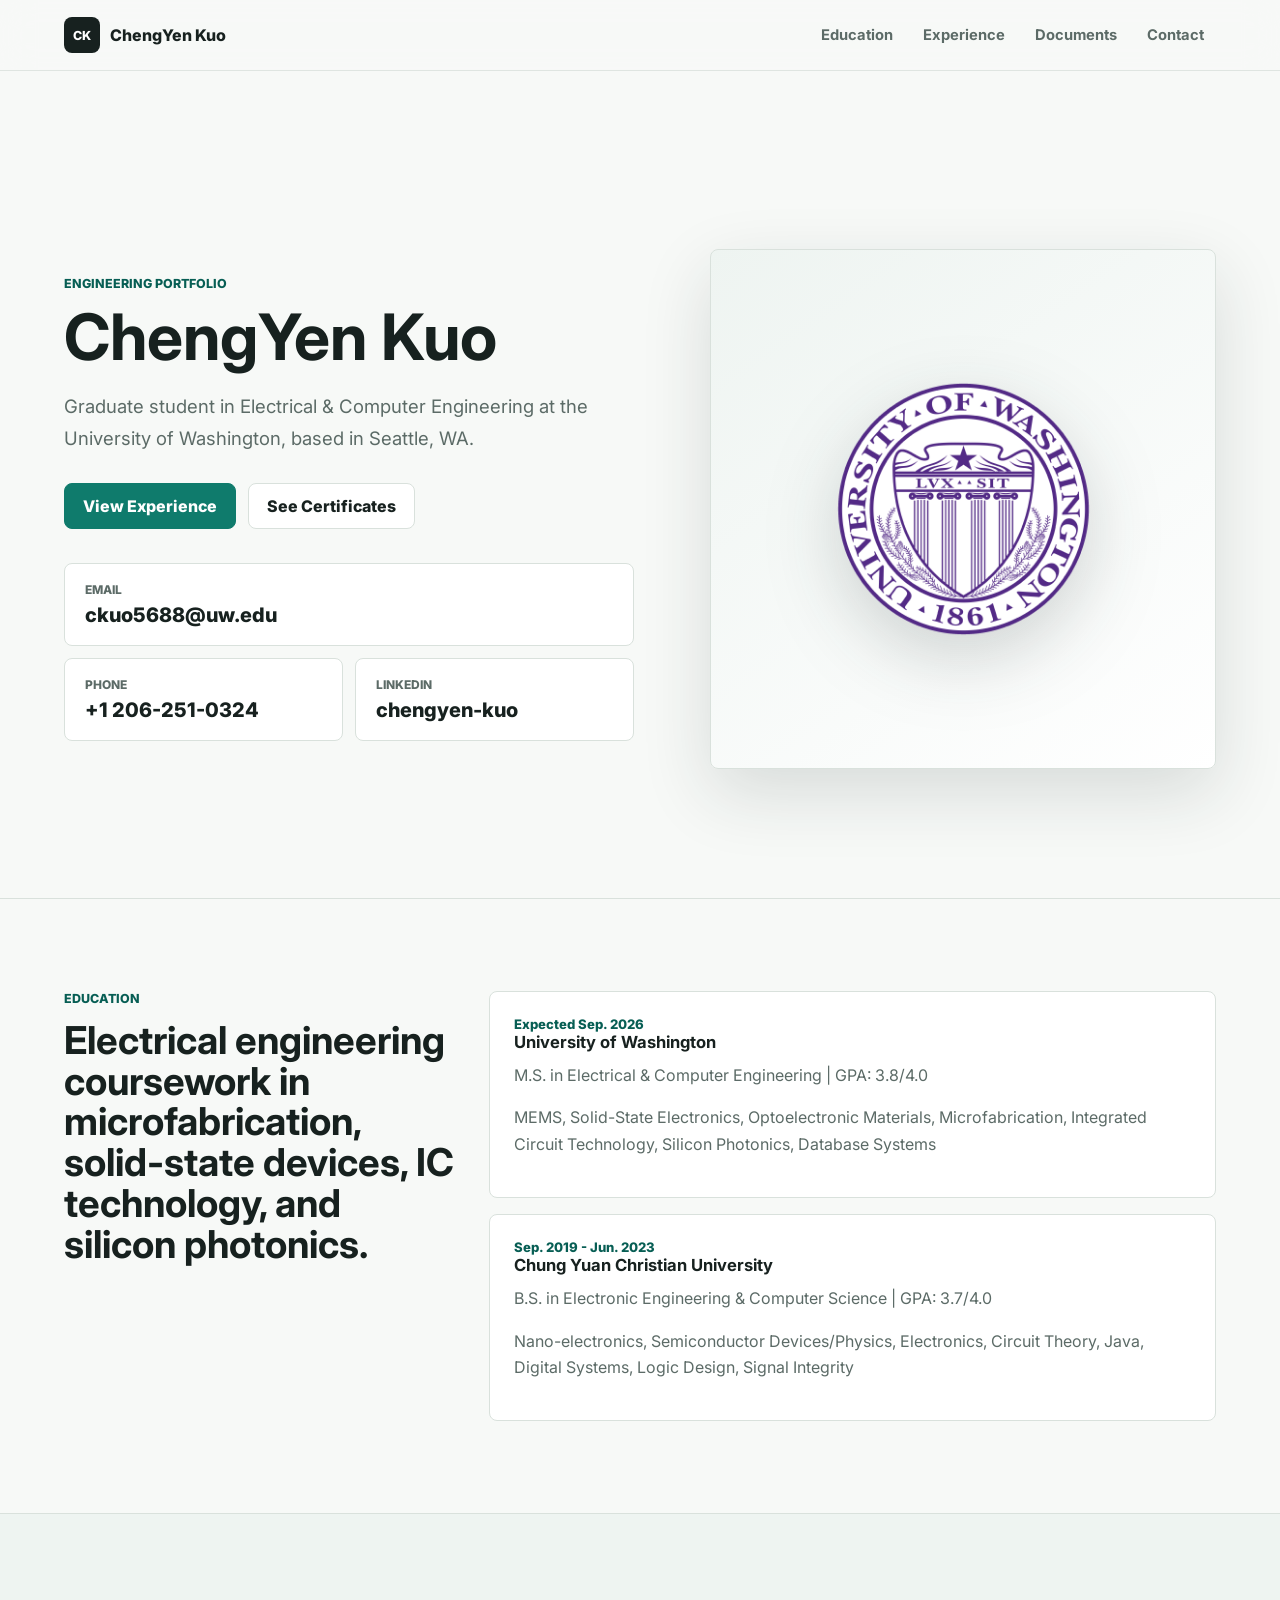
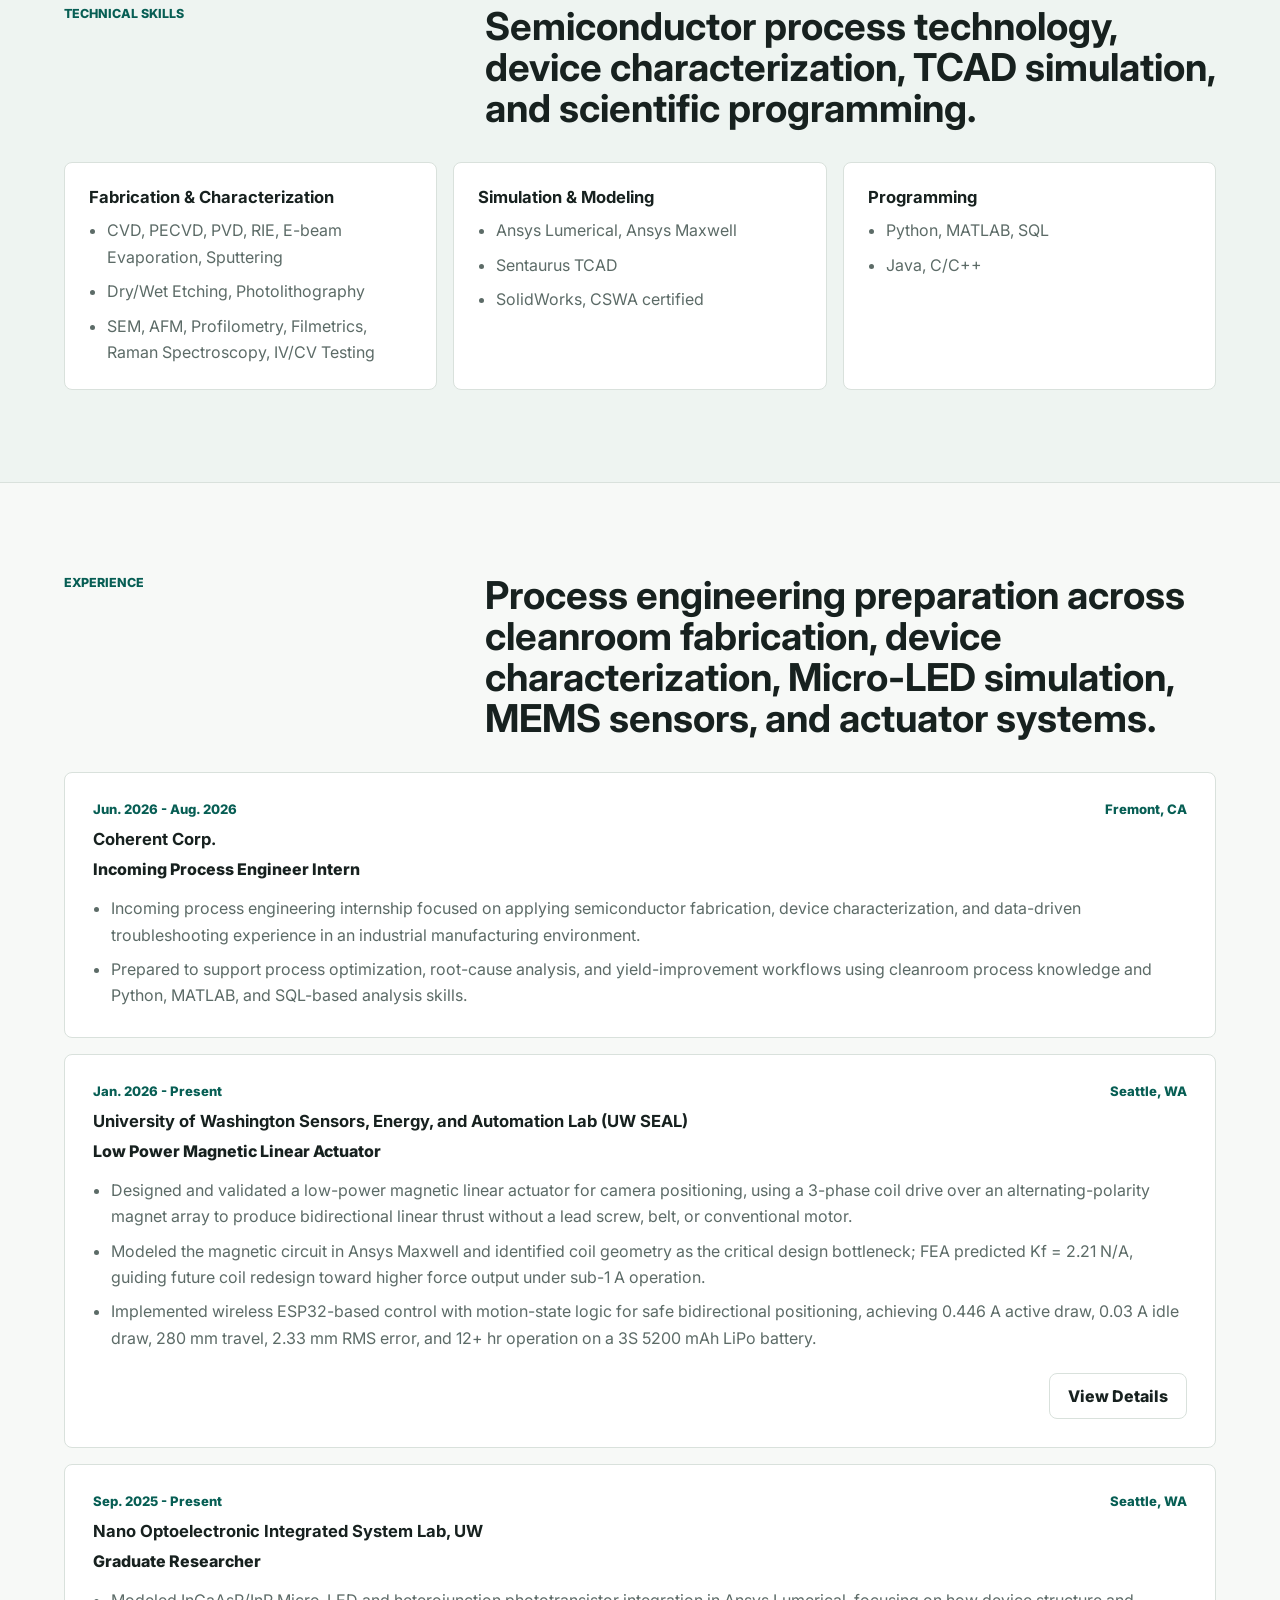
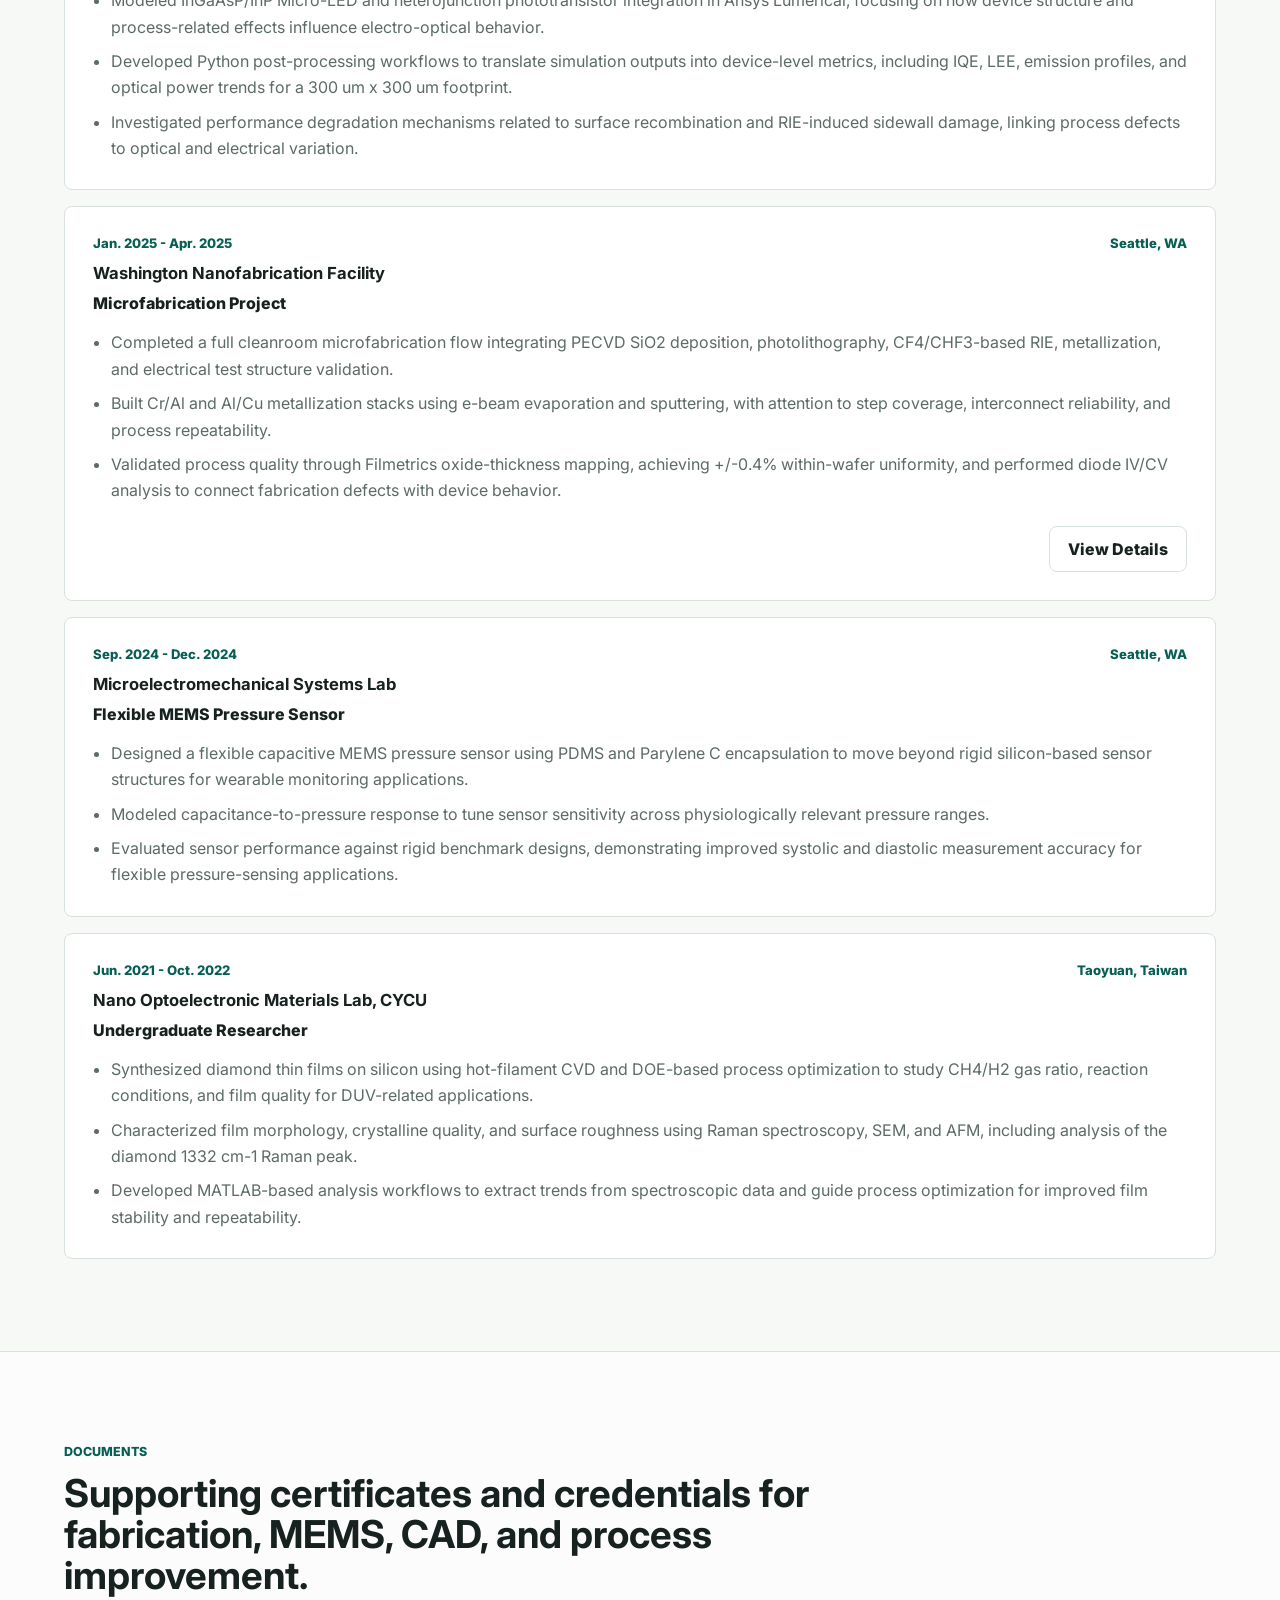
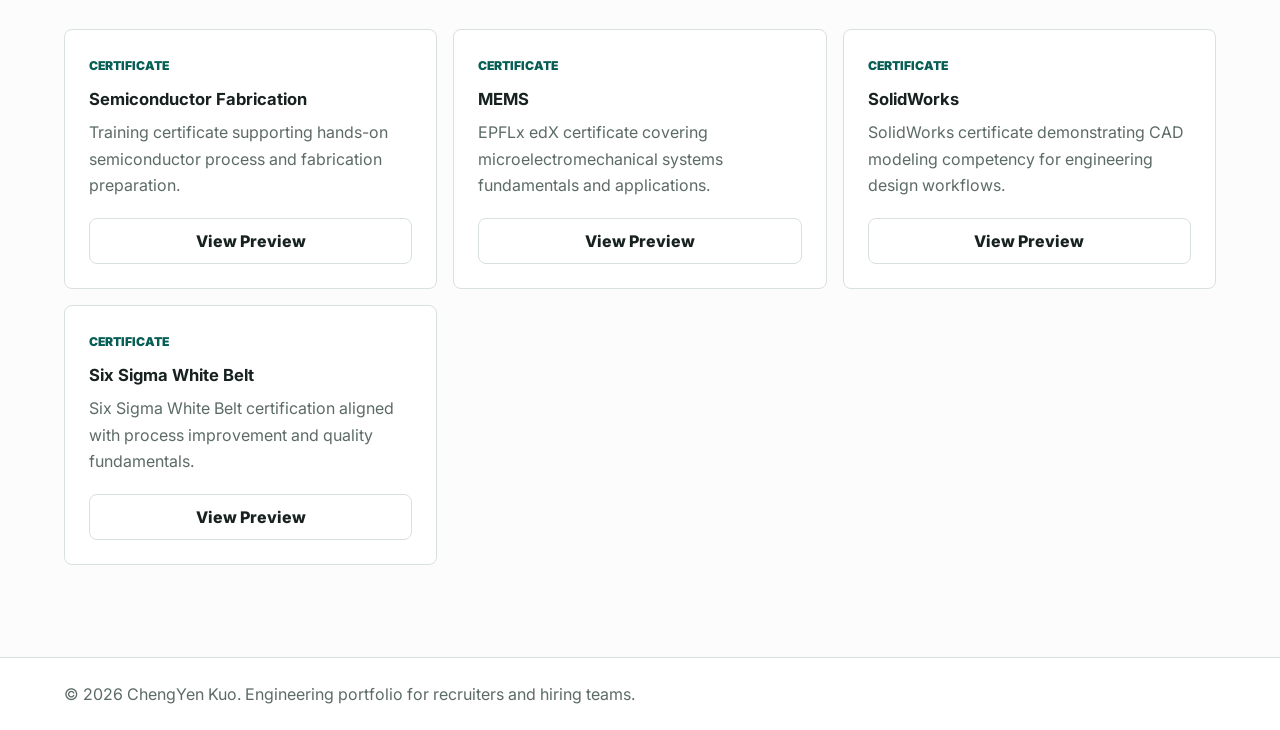
<file: index.html>
<!doctype html>
<html lang="en">
  <head>
    <meta charset="UTF-8" />
    <meta name="viewport" content="width=device-width, initial-scale=1.0" />
    <meta
      name="description"
      content="Engineering portfolio for ChengYen Kuo, an Electrical and Computer Engineering graduate student focused on semiconductor fabrication, device characterization, and advanced TCAD modeling."
    />
    <title>ChengYen Kuo | Semiconductor Engineering Portfolio</title>
    <link rel="preconnect" href="https://fonts.googleapis.com" />
    <link rel="preconnect" href="https://fonts.gstatic.com" crossorigin />
    <link
      href="https://fonts.googleapis.com/css2?family=Inter:wght@400;500;600;700;800&display=swap"
      rel="stylesheet"
    />
    <link rel="stylesheet" href="styles.css" />
  </head>
  <body>
    <header class="site-header">
      <a class="brand" href="#top" aria-label="ChengYen Kuo home">
        <span class="brand-mark">CK</span>
        <span>ChengYen Kuo</span>
      </a>
      <nav class="nav" aria-label="Primary navigation">
        <a href="#education">Education</a>
        <a href="#experience">Experience</a>
        <a href="#documents">Documents</a>
        <a href="#top">Contact</a>
      </nav>
    </header>

    <main id="top">
      <section class="hero">
        <div class="hero-copy">
          <p class="eyebrow">Engineering Portfolio</p>
          <h1>ChengYen Kuo</h1>
          <p class="hero-text">
            Graduate student in Electrical & Computer Engineering at the University of Washington,
            based in Seattle, WA.
          </p>
          <div class="hero-actions">
            <a class="button primary" href="#experience">View Experience</a>
            <a class="button secondary" href="#documents">See Certificates</a>
          </div>
          <dl class="quick-facts" aria-label="Quick facts">
            <div>
              <dt>Email</dt>
              <dd><a href="mailto:ckuo5688@uw.edu">ckuo5688@uw.edu</a></dd>
            </div>
            <div>
              <dt>Phone</dt>
              <dd><a href="tel:+12062510324">+1 206-251-0324</a></dd>
            </div>
            <div>
              <dt>LinkedIn</dt>
              <dd>
                <a href="https://www.linkedin.com/in/chengyen-kuo" target="_blank" rel="noreferrer">
                  chengyen-kuo
                </a>
              </dd>
            </div>
          </dl>
        </div>

        <div class="hero-visual" aria-label="University of Washington seal">
          <img
            class="wafer-photo"
            src="assets/images/university-of-washington-seal.png"
            alt="University of Washington seal"
          />
        </div>
      </section>

      <section class="section two-column" id="education">
        <div class="section-heading compact">
          <p class="eyebrow">Education</p>
          <h2>Electrical engineering coursework in microfabrication, solid-state devices, IC technology, and silicon photonics.</h2>
        </div>
        <div class="timeline">
          <article class="timeline-item">
            <div class="timeline-meta">Expected Sep. 2026</div>
            <h3>University of Washington</h3>
            <p>M.S. in Electrical & Computer Engineering | GPA: 3.8/4.0</p>
            <p class="muted">
              MEMS, Solid-State Electronics, Optoelectronic Materials, Microfabrication,
              Integrated Circuit Technology, Silicon Photonics, Database Systems
            </p>
          </article>
          <article class="timeline-item">
            <div class="timeline-meta">Sep. 2019 - Jun. 2023</div>
            <h3>Chung Yuan Christian University</h3>
            <p>B.S. in Electronic Engineering & Computer Science | GPA: 3.7/4.0</p>
            <p class="muted">
              Nano-electronics, Semiconductor Devices/Physics, Electronics, Circuit Theory,
              Java, Digital Systems, Logic Design, Signal Integrity
            </p>
          </article>
        </div>
      </section>

      <section class="section skill-section" id="skills">
        <div class="section-heading">
          <p class="eyebrow">Technical Skills</p>
          <h2>Semiconductor process technology, device characterization, TCAD simulation, and scientific programming.</h2>
        </div>
        <div class="skill-grid">
          <article>
            <h3>Fabrication & Characterization</h3>
            <ul>
              <li>CVD, PECVD, PVD, RIE, E-beam Evaporation, Sputtering</li>
              <li>Dry/Wet Etching, Photolithography</li>
              <li>SEM, AFM, Profilometry, Filmetrics, Raman Spectroscopy, IV/CV Testing</li>
            </ul>
          </article>
          <article>
            <h3>Simulation & Modeling</h3>
            <ul>
              <li>Ansys Lumerical, Ansys Maxwell</li>
              <li>Sentaurus TCAD</li>
              <li>SolidWorks, CSWA certified</li>
            </ul>
          </article>
          <article>
            <h3>Programming</h3>
            <ul>
              <li>Python, MATLAB, SQL</li>
              <li>Java, C/C++</li>
            </ul>
          </article>
        </div>
      </section>

      <section class="section" id="experience">
        <div class="section-heading">
          <p class="eyebrow">Experience</p>
          <h2>Process engineering preparation across cleanroom fabrication, device characterization, Micro-LED simulation, MEMS sensors, and actuator systems.</h2>
        </div>
        <div class="experience-list">
          <article class="experience-card">
            <div class="experience-topline">
              <span>Jun. 2026 - Aug. 2026</span>
              <span>Fremont, CA</span>
            </div>
            <h3>Coherent Corp.</h3>
            <p class="role">Incoming Process Engineer Intern</p>
            <ul>
              <li>
                Incoming process engineering internship focused on applying semiconductor fabrication,
                device characterization, and data-driven troubleshooting experience in an industrial
                manufacturing environment.
              </li>
              <li>
                Prepared to support process optimization, root-cause analysis, and yield-improvement
                workflows using cleanroom process knowledge and Python, MATLAB, and SQL-based analysis skills.
              </li>
            </ul>
          </article>

          <article class="experience-card">
            <div class="experience-topline">
              <span>Jan. 2026 - Present</span>
              <span>Seattle, WA</span>
            </div>
            <h3>University of Washington Sensors, Energy, and Automation Lab (UW SEAL)</h3>
            <p class="role">Low Power Magnetic Linear Actuator</p>
            <ul>
              <li>
                Designed and validated a low-power magnetic linear actuator for camera positioning, using a
                3-phase coil drive over an alternating-polarity magnet array to produce bidirectional linear
                thrust without a lead screw, belt, or conventional motor.
              </li>
              <li>
                Modeled the magnetic circuit in Ansys Maxwell and identified coil geometry as the critical
                design bottleneck; FEA predicted Kf = 2.21 N/A, guiding future coil redesign toward higher
                force output under sub-1 A operation.
              </li>
              <li>
                Implemented wireless ESP32-based control with motion-state logic for safe bidirectional
                positioning, achieving 0.446 A active draw, 0.03 A idle draw, 280 mm travel, 2.33 mm RMS
                error, and 12+ hr operation on a 3S 5200 mAh LiPo battery.
              </li>
            </ul>
            <div class="card-actions">
              <a class="button secondary" href="project-details.html#uw-seal">View Details</a>
            </div>
          </article>

          <article class="experience-card">
            <div class="experience-topline">
              <span>Sep. 2025 - Present</span>
              <span>Seattle, WA</span>
            </div>
            <h3>Nano Optoelectronic Integrated System Lab, UW</h3>
            <p class="role">Graduate Researcher</p>
            <ul>
              <li>
                Modeled InGaAsP/InP Micro-LED and heterojunction phototransistor integration in Ansys
                Lumerical, focusing on how device structure and process-related effects influence
                electro-optical behavior.
              </li>
              <li>
                Developed Python post-processing workflows to translate simulation outputs into device-level
                metrics, including IQE, LEE, emission profiles, and optical power trends for a
                300 um x 300 um footprint.
              </li>
              <li>
                Investigated performance degradation mechanisms related to surface recombination and
                RIE-induced sidewall damage, linking process defects to optical and electrical variation.
              </li>
            </ul>
          </article>

          <article class="experience-card">
            <div class="experience-topline">
              <span>Jan. 2025 - Apr. 2025</span>
              <span>Seattle, WA</span>
            </div>
            <h3>Washington Nanofabrication Facility</h3>
            <p class="role">Microfabrication Project</p>
            <ul>
              <li>
                Completed a full cleanroom microfabrication flow integrating PECVD SiO2 deposition,
                photolithography, CF4/CHF3-based RIE, metallization, and electrical test structure validation.
              </li>
              <li>
                Built Cr/Al and Al/Cu metallization stacks using e-beam evaporation and sputtering,
                with attention to step coverage, interconnect reliability, and process repeatability.
              </li>
              <li>
                Validated process quality through Filmetrics oxide-thickness mapping, achieving +/-0.4%
                within-wafer uniformity, and performed diode IV/CV analysis to connect fabrication defects
                with device behavior.
              </li>
            </ul>
            <div class="card-actions">
              <a class="button secondary" href="project-details.html#wnf">View Details</a>
            </div>
          </article>

          <article class="experience-card">
            <div class="experience-topline">
              <span>Sep. 2024 - Dec. 2024</span>
              <span>Seattle, WA</span>
            </div>
            <h3>Microelectromechanical Systems Lab</h3>
            <p class="role">Flexible MEMS Pressure Sensor</p>
            <ul>
              <li>
                Designed a flexible capacitive MEMS pressure sensor using PDMS and Parylene C encapsulation
                to move beyond rigid silicon-based sensor structures for wearable monitoring applications.
              </li>
              <li>
                Modeled capacitance-to-pressure response to tune sensor sensitivity across physiologically
                relevant pressure ranges.
              </li>
              <li>
                Evaluated sensor performance against rigid benchmark designs, demonstrating improved
                systolic and diastolic measurement accuracy for flexible pressure-sensing applications.
              </li>
            </ul>
          </article>

          <article class="experience-card">
            <div class="experience-topline">
              <span>Jun. 2021 - Oct. 2022</span>
              <span>Taoyuan, Taiwan</span>
            </div>
            <h3>Nano Optoelectronic Materials Lab, CYCU</h3>
            <p class="role">Undergraduate Researcher</p>
            <ul>
              <li>
                Synthesized diamond thin films on silicon using hot-filament CVD and DOE-based process
                optimization to study CH4/H2 gas ratio, reaction conditions, and film quality for
                DUV-related applications.
              </li>
              <li>
                Characterized film morphology, crystalline quality, and surface roughness using Raman
                spectroscopy, SEM, and AFM, including analysis of the diamond 1332 cm-1 Raman peak.
              </li>
              <li>
                Developed MATLAB-based analysis workflows to extract trends from spectroscopic data and
                guide process optimization for improved film stability and repeatability.
              </li>
            </ul>
          </article>
        </div>
      </section>

      <section class="section documents" id="documents">
        <div class="section-heading compact">
          <p class="eyebrow">Documents</p>
          <h2>Supporting certificates and credentials for fabrication, MEMS, CAD, and process improvement.</h2>
        </div>
        <div class="document-grid">
          <article class="document-card">
            <div>
              <span class="doc-type">Certificate</span>
              <h3>Semiconductor Fabrication</h3>
              <p>Training certificate supporting hands-on semiconductor process and fabrication preparation.</p>
            </div>
            <a
              class="button secondary"
              href="documents.html#semiconductor-fabrication"
              target="_blank"
              rel="noreferrer"
            >
              View Preview
            </a>
          </article>
          <article class="document-card">
            <div>
              <span class="doc-type">Certificate</span>
              <h3>MEMS</h3>
              <p>EPFLx edX certificate covering microelectromechanical systems fundamentals and applications.</p>
            </div>
            <a class="button secondary" href="documents.html#mems" target="_blank" rel="noreferrer">
              View Preview
            </a>
          </article>
          <article class="document-card">
            <div>
              <span class="doc-type">Certificate</span>
              <h3>SolidWorks</h3>
              <p>SolidWorks certificate demonstrating CAD modeling competency for engineering design workflows.</p>
            </div>
            <a class="button secondary" href="documents.html#solidworks" target="_blank" rel="noreferrer">
              View Preview
            </a>
          </article>
          <article class="document-card">
            <div>
              <span class="doc-type">Certificate</span>
              <h3>Six Sigma White Belt</h3>
              <p>Six Sigma White Belt certification aligned with process improvement and quality fundamentals.</p>
            </div>
            <a
              class="button secondary"
              href="documents.html#six-sigma"
              target="_blank"
              rel="noreferrer"
            >
              View Preview
            </a>
          </article>
        </div>
      </section>

    </main>

    <footer>
      <p>© <span id="year"></span> ChengYen Kuo. Engineering portfolio for recruiters and hiring teams.</p>
    </footer>

    <script src="script.js"></script>
  </body>
</html>
</file>
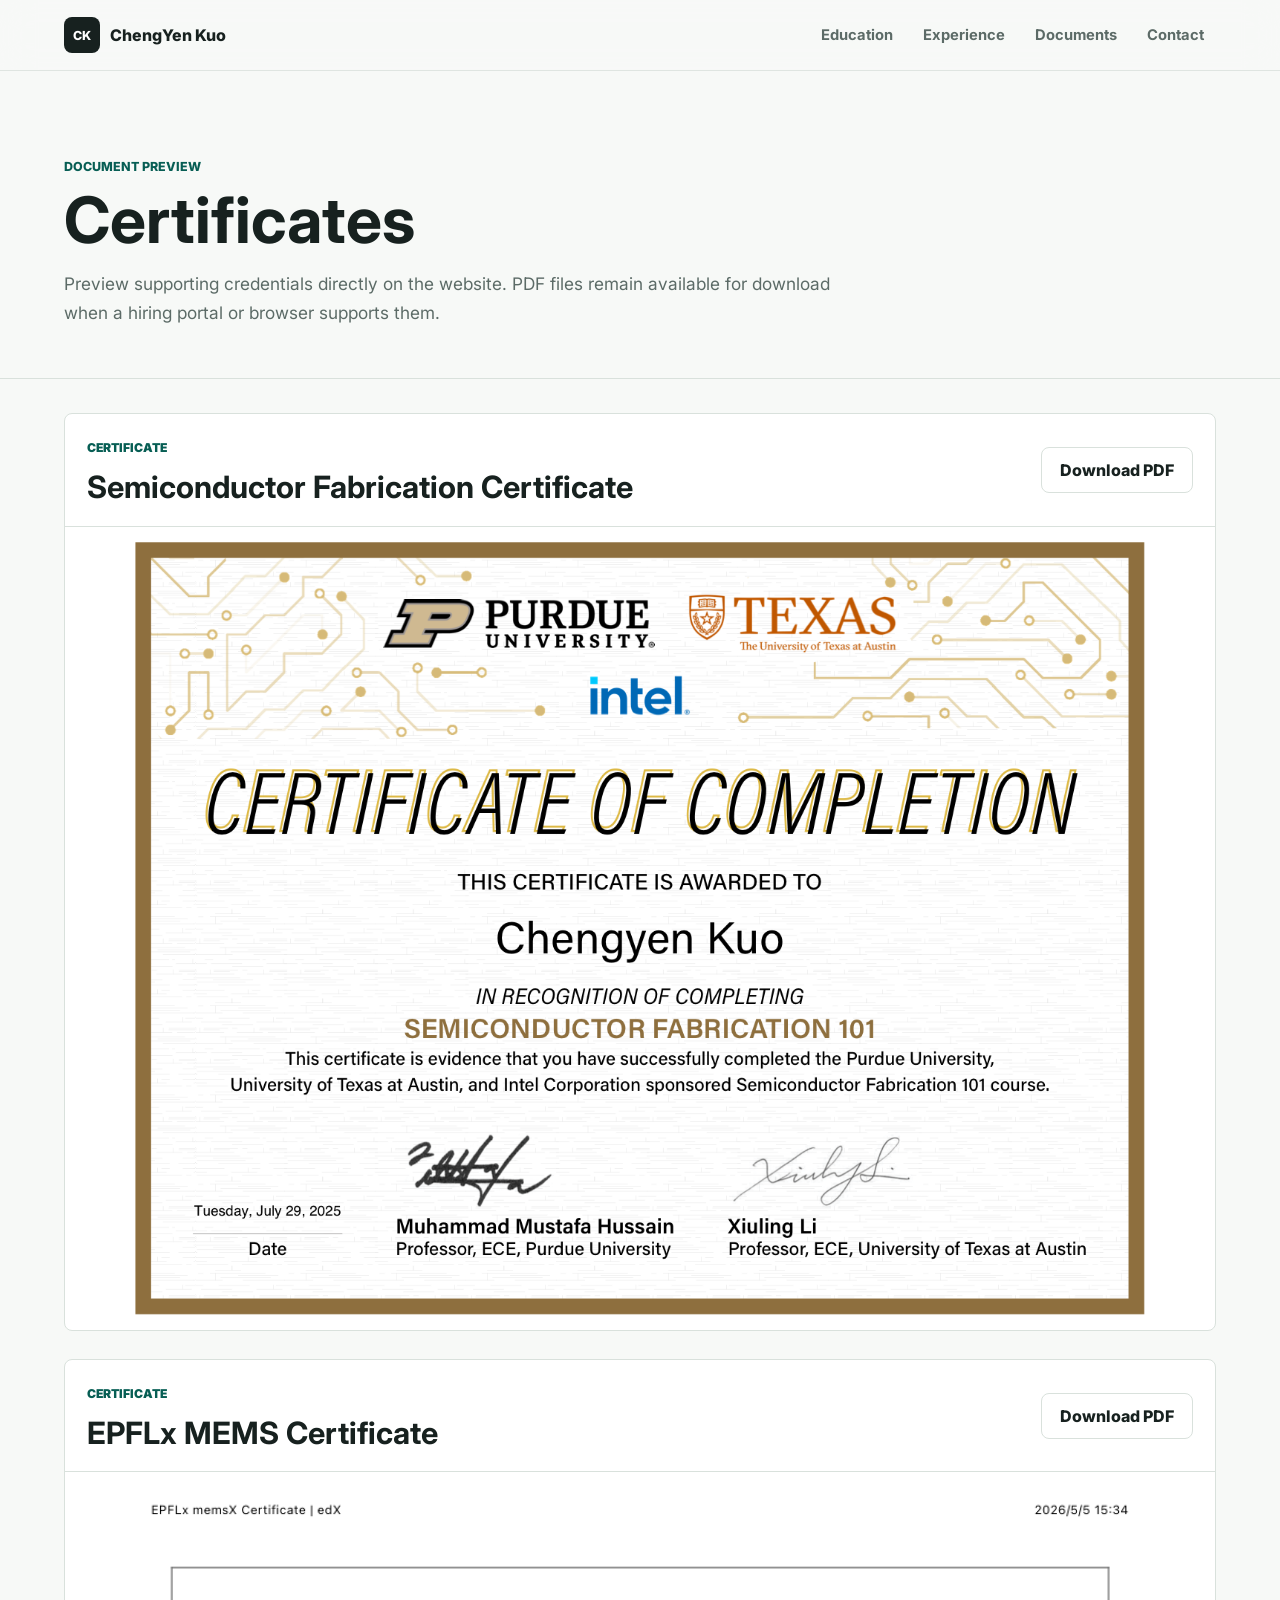
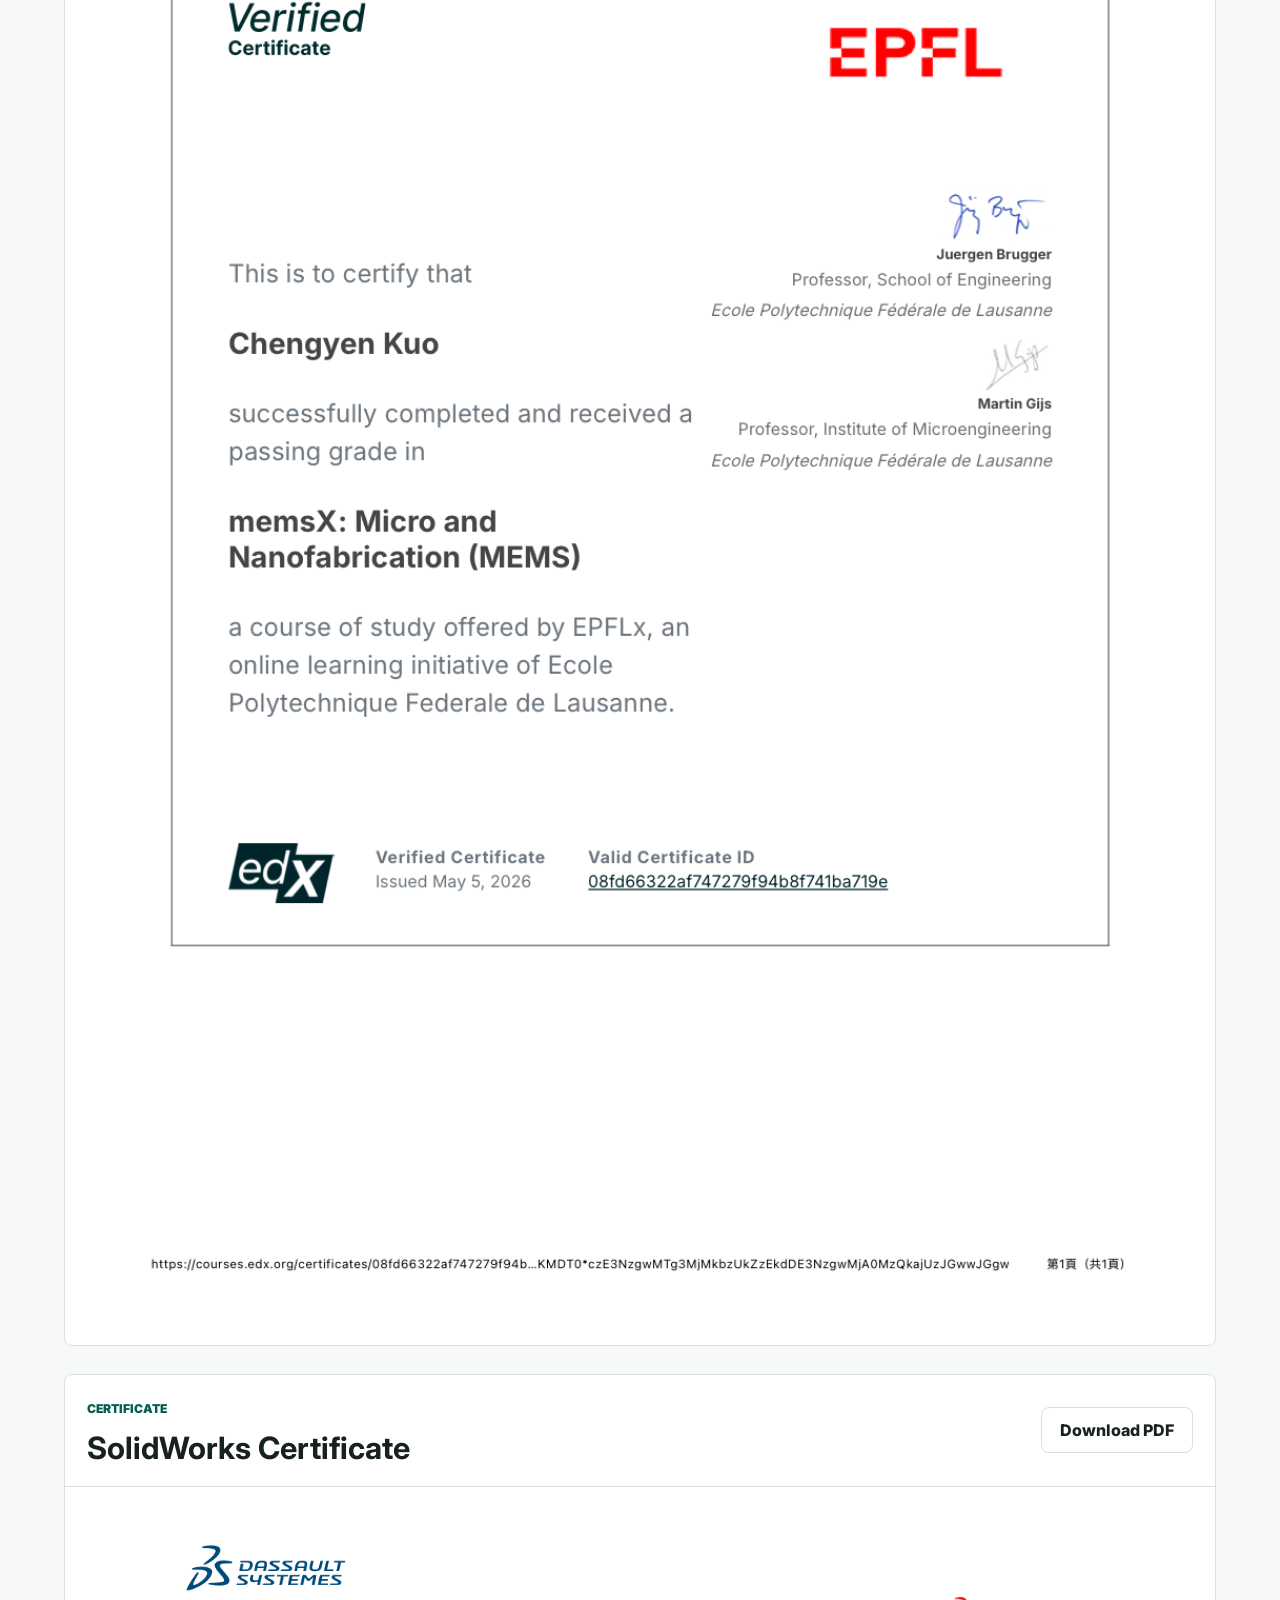
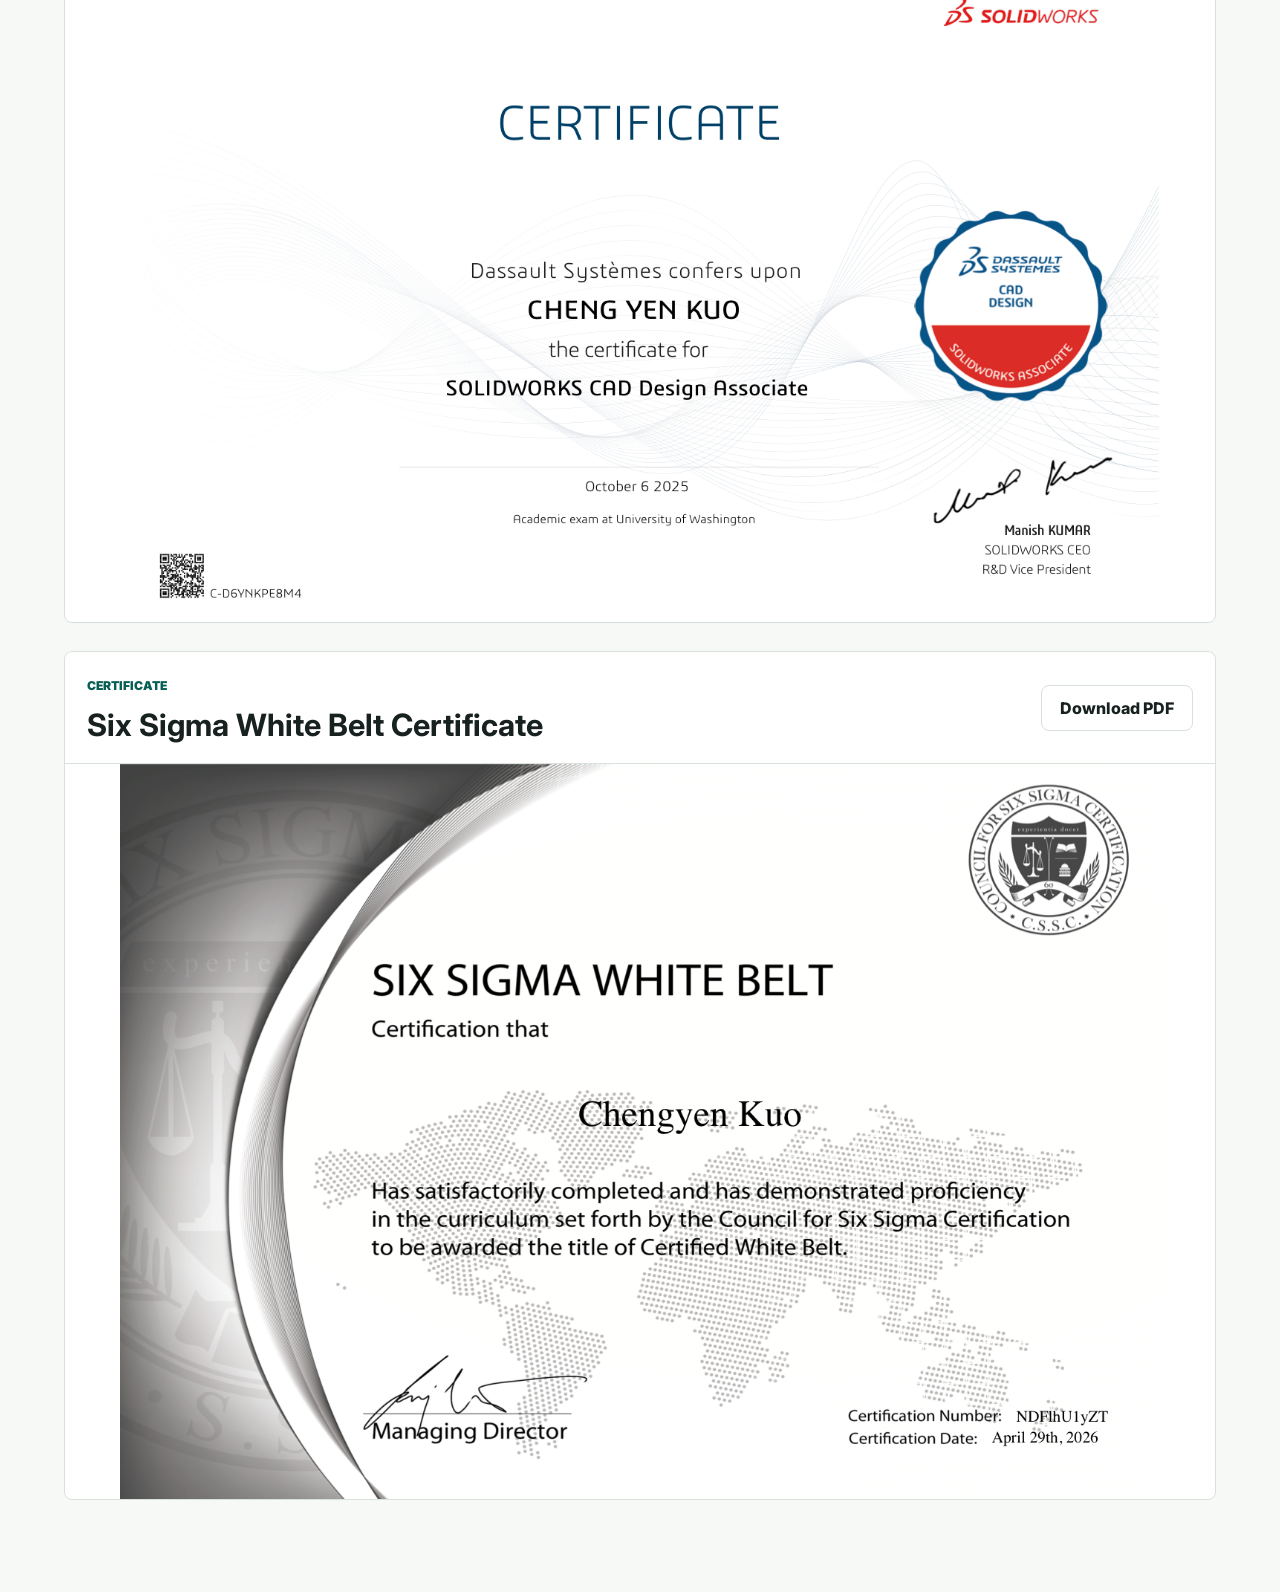
<file: documents.html>
<!doctype html>
<html lang="en">
  <head>
    <meta charset="UTF-8" />
    <meta name="viewport" content="width=device-width, initial-scale=1.0" />
    <title>Documents | ChengYen Kuo</title>
    <link rel="preconnect" href="https://fonts.googleapis.com" />
    <link rel="preconnect" href="https://fonts.gstatic.com" crossorigin />
    <link
      href="https://fonts.googleapis.com/css2?family=Inter:wght@400;500;600;700;800&display=swap"
      rel="stylesheet"
    />
    <link rel="stylesheet" href="styles.css" />
  </head>
  <body>
    <header class="site-header">
      <a class="brand" href="index.html#top" aria-label="ChengYen Kuo home">
        <span class="brand-mark">CK</span>
        <span>ChengYen Kuo</span>
      </a>
      <nav class="nav" aria-label="Primary navigation">
        <a href="index.html#education">Education</a>
        <a href="index.html#experience">Experience</a>
        <a href="index.html#documents">Documents</a>
        <a href="index.html#top">Contact</a>
      </nav>
    </header>

    <main>
      <section class="document-page-hero">
        <p class="eyebrow">Document Preview</p>
        <h1>Certificates</h1>
        <p>
          Preview supporting credentials directly on the website. PDF files remain available for download when a
          hiring portal or browser supports them.
        </p>
      </section>

      <section class="preview-stack" aria-label="Document previews">
        <article class="preview-panel" id="semiconductor-fabrication">
          <div class="preview-heading">
            <div>
              <span class="doc-type">Certificate</span>
              <h2>Semiconductor Fabrication Certificate</h2>
            </div>
            <a class="button secondary" href="assets/docs/Semiconductor_Fabrication_Certificate.pdf" download>
              Download PDF
            </a>
          </div>
          <img
            src="assets/previews/Semiconductor_Fabrication_Certificate.pdf.png"
            alt="Preview of Semiconductor Fabrication certificate"
          />
        </article>

        <article class="preview-panel" id="mems">
          <div class="preview-heading">
            <div>
              <span class="doc-type">Certificate</span>
              <h2>EPFLx MEMS Certificate</h2>
            </div>
            <a class="button secondary" href="assets/docs/EPFLx_MEMS_Certificate.pdf" download>Download PDF</a>
          </div>
          <img
            src="assets/previews/EPFLx_MEMS_Certificate.pdf.png"
            alt="Preview of EPFLx MEMS certificate"
          />
        </article>

        <article class="preview-panel" id="solidworks">
          <div class="preview-heading">
            <div>
              <span class="doc-type">Certificate</span>
              <h2>SolidWorks Certificate</h2>
            </div>
            <a class="button secondary" href="assets/docs/SolidWorks_Certificate.pdf" download>Download PDF</a>
          </div>
          <img
            src="assets/previews/SolidWorks_Certificate.pdf.png"
            alt="Preview of SolidWorks certificate"
          />
        </article>

        <article class="preview-panel" id="six-sigma">
          <div class="preview-heading">
            <div>
              <span class="doc-type">Certificate</span>
              <h2>Six Sigma White Belt Certificate</h2>
            </div>
            <a class="button secondary" href="assets/docs/Six_Sigma_White_Belt_Certification.pdf" download>
              Download PDF
            </a>
          </div>
          <img
            src="assets/previews/Six_Sigma_White_Belt_Certification.pdf.png"
            alt="Preview of Six Sigma White Belt certificate"
          />
        </article>
      </section>
    </main>
  </body>
</html>
</file>
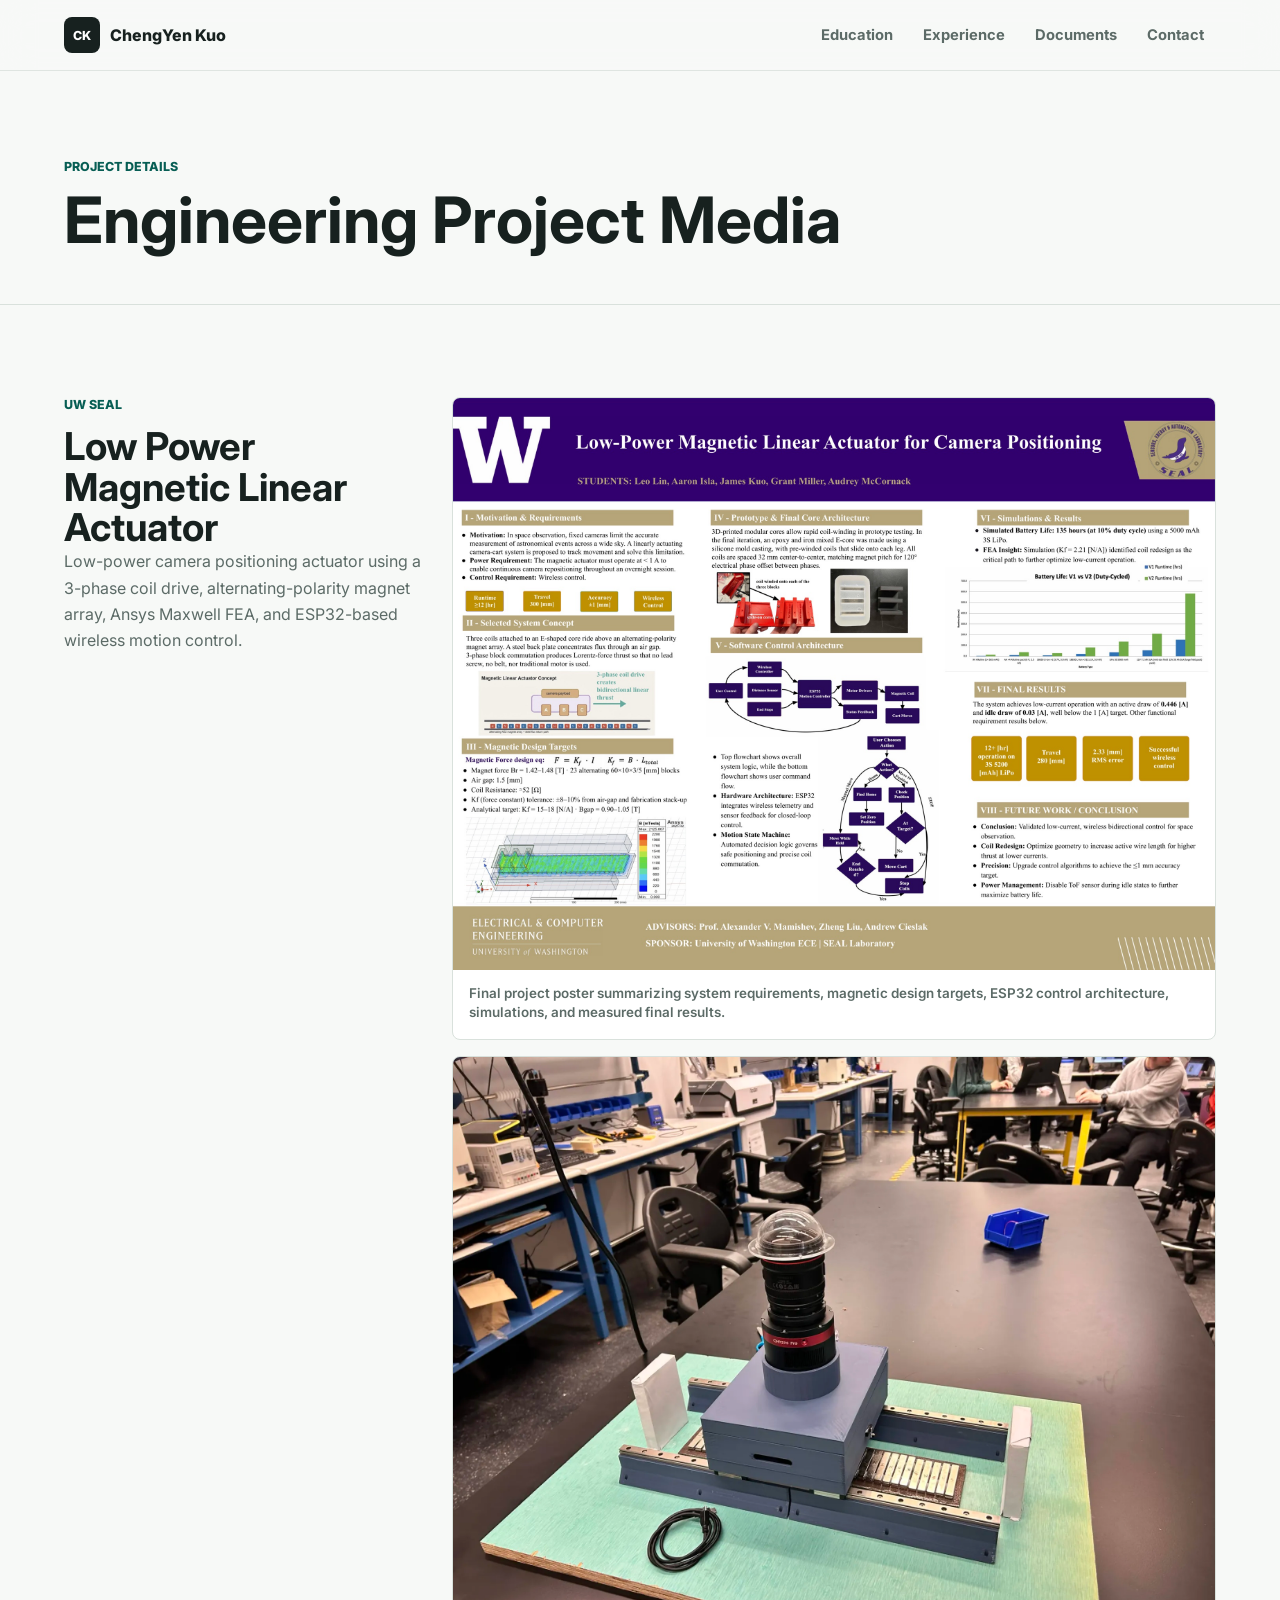
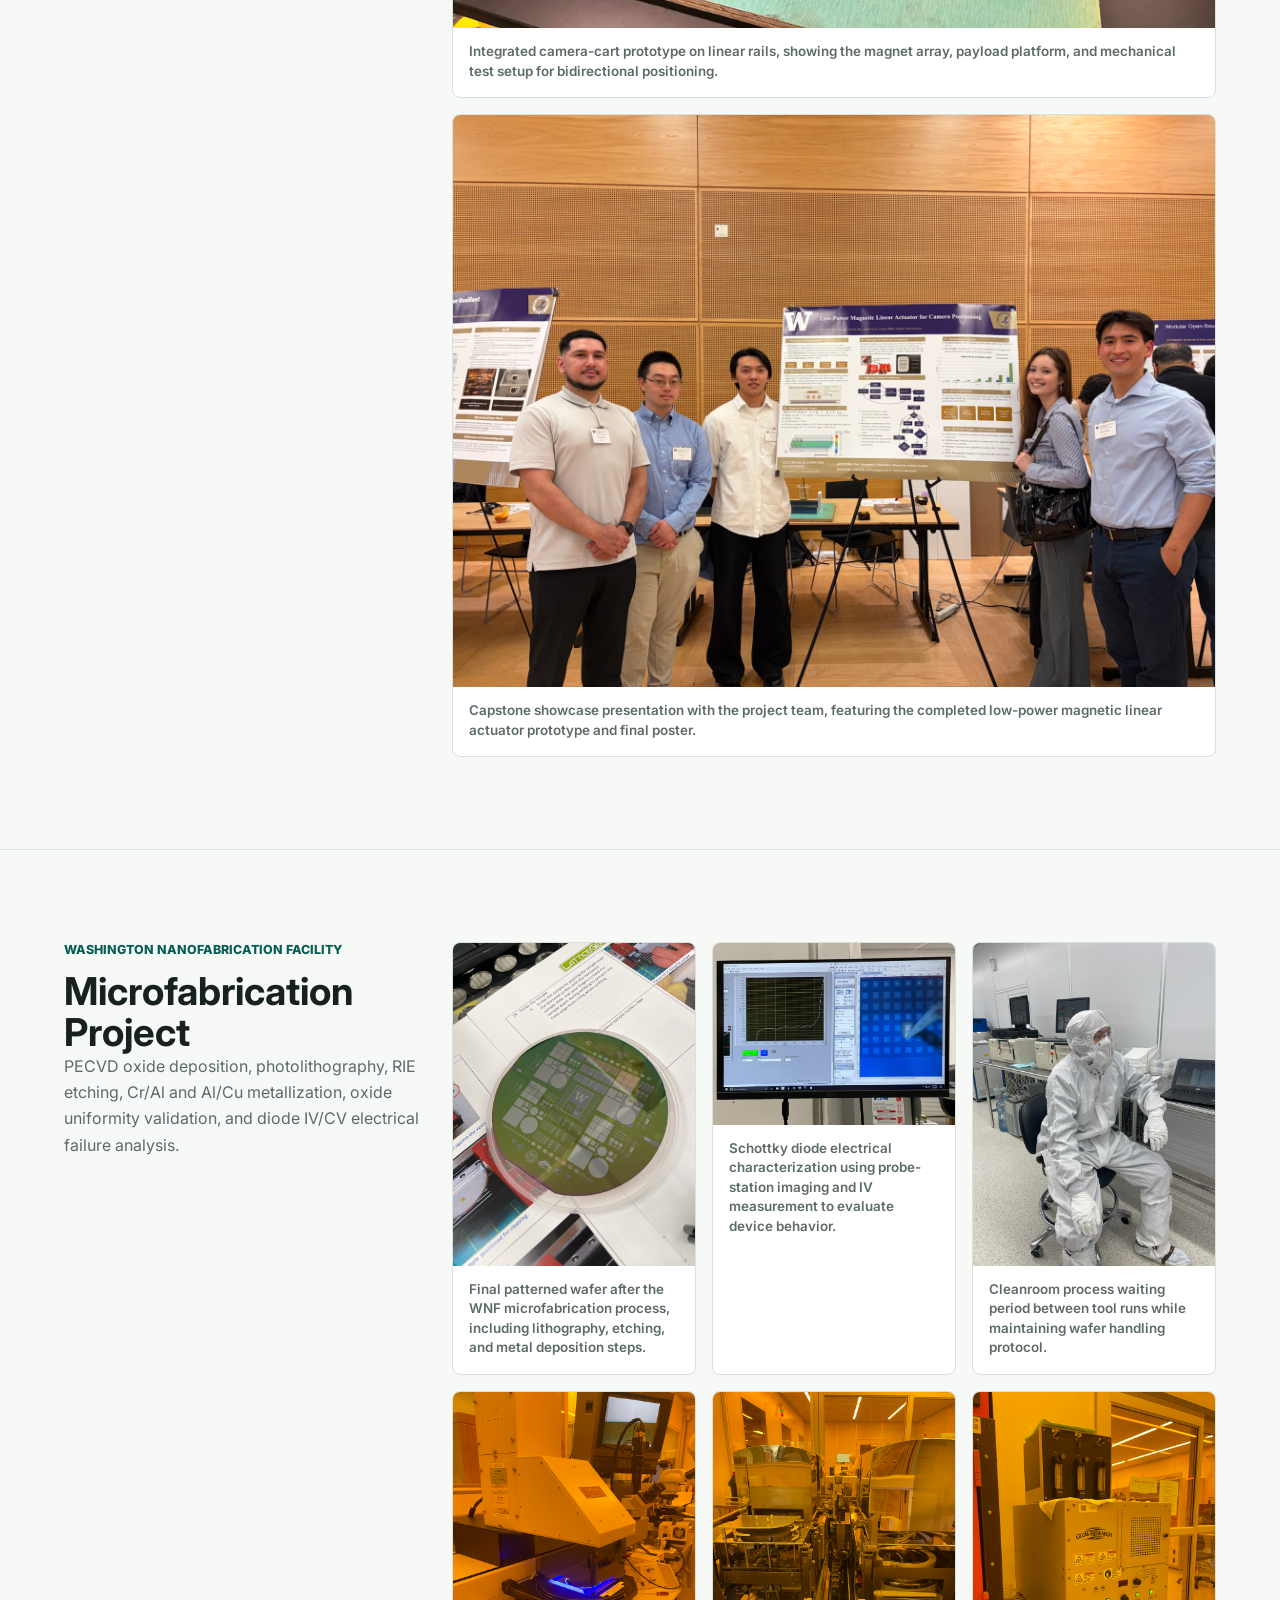
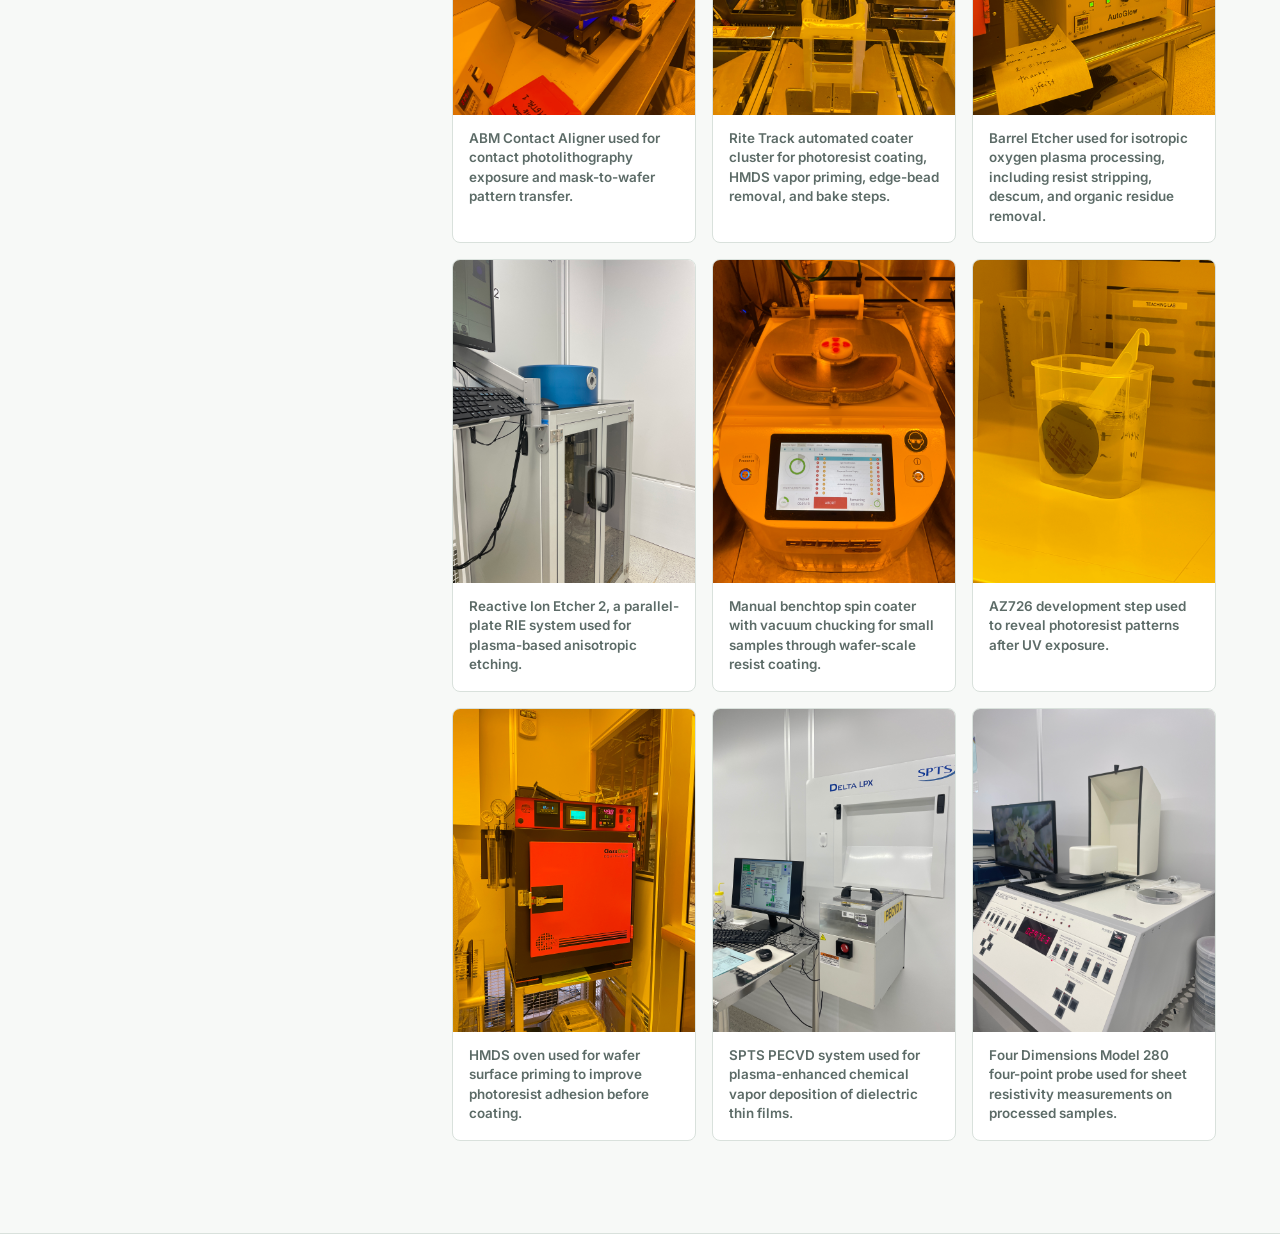
<file: project-details.html>
<!doctype html>
<html lang="en">
  <head>
    <meta charset="UTF-8" />
    <meta name="viewport" content="width=device-width, initial-scale=1.0" />
    <title>Project Details | ChengYen Kuo</title>
    <link rel="preconnect" href="https://fonts.googleapis.com" />
    <link rel="preconnect" href="https://fonts.gstatic.com" crossorigin />
    <link
      href="https://fonts.googleapis.com/css2?family=Inter:wght@400;500;600;700;800&display=swap"
      rel="stylesheet"
    />
    <link rel="stylesheet" href="styles.css" />
  </head>
  <body>
    <header class="site-header">
      <a class="brand" href="index.html#top" aria-label="ChengYen Kuo home">
        <span class="brand-mark">CK</span>
        <span>ChengYen Kuo</span>
      </a>
      <nav class="nav" aria-label="Primary navigation">
        <a href="index.html#education">Education</a>
        <a href="index.html#experience">Experience</a>
        <a href="index.html#documents">Documents</a>
        <a href="index.html#top">Contact</a>
      </nav>
    </header>

    <main>
      <section class="document-page-hero">
        <p class="eyebrow">Project Details</p>
        <h1>Engineering Project Media</h1>
      </section>

      <section class="project-detail" id="uw-seal">
        <div class="project-copy">
          <p class="eyebrow">UW SEAL</p>
          <h2>Low Power Magnetic Linear Actuator</h2>
          <p>
            Low-power camera positioning actuator using a 3-phase coil drive, alternating-polarity magnet
            array, Ansys Maxwell FEA, and ESP32-based wireless motion control.
          </p>
        </div>
        <div class="media-grid seal-media" aria-label="UW SEAL project media">
          <article class="media-slot photo wide">
            <a href="assets/projects/uw-seal/seal-low-power-magnetic-linear-actuator.pdf" target="_blank" rel="noreferrer">
              <img
                src="assets/projects/uw-seal/seal-poster.jpg"
                alt="SEAL low-power magnetic linear actuator project poster"
                title="SEAL project poster"
                loading="lazy"
              />
            </a>
            <p class="media-caption">Final project poster summarizing system requirements, magnetic design targets, ESP32 control architecture, simulations, and measured final results.</p>
          </article>
          <article class="media-slot photo">
            <img
              src="assets/projects/uw-seal/seal-prototype.webp"
              alt="Low-power magnetic linear actuator prototype with camera payload"
              title="Camera positioning actuator prototype"
              loading="lazy"
            />
            <p class="media-caption">Integrated camera-cart prototype on linear rails, showing the magnet array, payload platform, and mechanical test setup for bidirectional positioning.</p>
          </article>
          <article class="media-slot photo">
            <img
              src="assets/projects/uw-seal/seal-build-photo-compressed.jpg"
              alt="UW SEAL magnetic linear actuator build photo"
              title="Actuator build and test setup"
              loading="lazy"
            />
            <p class="media-caption">Capstone showcase presentation with the project team, featuring the completed low-power magnetic linear actuator prototype and final poster.</p>
          </article>
        </div>
      </section>

      <section class="project-detail" id="wnf">
        <div class="project-copy">
          <p class="eyebrow">Washington Nanofabrication Facility</p>
          <h2>Microfabrication Project</h2>
          <p>
            PECVD oxide deposition, photolithography, RIE etching, Cr/Al and Al/Cu metallization,
            oxide uniformity validation, and diode IV/CV electrical failure analysis.
          </p>
        </div>
        <div class="media-grid wnf-media" aria-label="WNF project media">
          <article class="media-slot photo">
            <img src="assets/projects/wnf/wnf-01.jpg" alt="Final wafer after WNF microfabrication process" title="Final wafer" loading="lazy" />
            <p class="media-caption">Final patterned wafer after the WNF microfabrication process, including lithography, etching, and metal deposition steps.</p>
          </article>
          <article class="media-slot photo">
            <img src="assets/projects/wnf/wnf-02.jpg" alt="Schottky diode electrical measurement at WNF" title="Schottky diode measurement" loading="lazy" />
            <p class="media-caption">Schottky diode electrical characterization using probe-station imaging and IV measurement to evaluate device behavior.</p>
          </article>
          <article class="media-slot photo">
            <img src="assets/projects/wnf/wnf-11.jpg" alt="Cleanroom waiting period during wafer processing" title="Wafer Process Waiting" loading="lazy" />
            <p class="media-caption">Cleanroom process waiting period between tool runs while maintaining wafer handling protocol.</p>
          </article>
          <article class="media-slot photo">
            <img src="assets/projects/wnf/wnf-03.jpg" alt="ABM Contact Aligner contact photolithography exposure tool" title="ABM Contact Aligner" loading="lazy" />
            <p class="media-caption">ABM Contact Aligner used for contact photolithography exposure and mask-to-wafer pattern transfer.</p>
          </article>
          <article class="media-slot photo">
            <img src="assets/projects/wnf/wnf-04.jpg" alt="Rite Track automated photoresist coater cluster tool" title="Rite Track Automated Coater" loading="lazy" />
            <p class="media-caption">Rite Track automated coater cluster for photoresist coating, HMDS vapor priming, edge-bead removal, and bake steps.</p>
          </article>
          <article class="media-slot photo">
            <img src="assets/projects/wnf/wnf-05.jpg" alt="Barrel Etcher oxygen plasma tool for resist stripping and descum" title="Barrel Etcher" loading="lazy" />
            <p class="media-caption">Barrel Etcher used for isotropic oxygen plasma processing, including resist stripping, descum, and organic residue removal.</p>
          </article>
          <article class="media-slot photo">
            <img src="assets/projects/wnf/wnf-06.jpg" alt="Reactive Ion Etcher 2 parallel-plate RIE system" title="Reactive Ion Etcher 2" loading="lazy" />
            <p class="media-caption">Reactive Ion Etcher 2, a parallel-plate RIE system used for plasma-based anisotropic etching.</p>
          </article>
          <article class="media-slot photo">
            <img src="assets/projects/wnf/wnf-07.jpg" alt="Manual benchtop spin coater with vacuum chucking" title="Spin Coater" loading="lazy" />
            <p class="media-caption">Manual benchtop spin coater with vacuum chucking for small samples through wafer-scale resist coating.</p>
          </article>
          <article class="media-slot photo">
            <img src="assets/projects/wnf/wnf-08.jpg" alt="AZ726 photoresist development step for patterned wafer" title="AZ726 Development" loading="lazy" />
            <p class="media-caption">AZ726 development step used to reveal photoresist patterns after UV exposure.</p>
          </article>
          <article class="media-slot photo">
            <img src="assets/projects/wnf/wnf-09.jpg" alt="HMDS oven for wafer priming before photoresist coating" title="HMDS Oven" loading="lazy" />
            <p class="media-caption">HMDS oven used for wafer surface priming to improve photoresist adhesion before coating.</p>
          </article>
          <article class="media-slot photo">
            <img src="assets/projects/wnf/wnf-10.jpg" alt="SPTS PECVD tool for dielectric thin-film deposition" title="SPTS PECVD Tool" loading="lazy" />
            <p class="media-caption">SPTS PECVD system used for plasma-enhanced chemical vapor deposition of dielectric thin films.</p>
          </article>
          <article class="media-slot photo">
            <img src="assets/projects/wnf/wnf-12.jpg" alt="Four Dimensions Model 280 four-point probe for sheet resistivity measurement" title="Four-Point Probe Measurement" loading="lazy" />
            <p class="media-caption">Four Dimensions Model 280 four-point probe used for sheet resistivity measurements on processed samples.</p>
          </article>
        </div>
      </section>
    </main>
    <script>
      const projectIds = ["uw-seal", "wnf"];

      function showSelectedProject() {
        const selectedId = window.location.hash.replace("#", "");
        const shouldFilter = projectIds.includes(selectedId);

        projectIds.forEach((id) => {
          const section = document.getElementById(id);
          if (!section) return;
          section.hidden = shouldFilter && id !== selectedId;
        });
      }

      window.addEventListener("hashchange", showSelectedProject);
      showSelectedProject();
    </script>
  </body>
</html>
</file>
<file: styles.css>
:root {
  color-scheme: light;
  --ink: #17211f;
  --muted: #5c6b67;
  --line: #d9e1dc;
  --surface: #f7f9f7;
  --paper: #ffffff;
  --accent: #0f7b6c;
  --accent-strong: #075e54;
  --gold: #c88a2e;
  --blue: #385b8f;
  --shadow: 0 24px 70px rgba(28, 46, 42, 0.14);
}

* {
  box-sizing: border-box;
}

html {
  scroll-behavior: smooth;
}

body {
  margin: 0;
  font-family: Inter, system-ui, -apple-system, BlinkMacSystemFont, "Segoe UI", sans-serif;
  color: var(--ink);
  background: var(--surface);
}

a {
  color: inherit;
}

.site-header {
  position: sticky;
  top: 0;
  z-index: 10;
  display: flex;
  align-items: center;
  justify-content: space-between;
  gap: 24px;
  padding: 16px clamp(20px, 5vw, 72px);
  background: rgba(247, 249, 247, 0.88);
  border-bottom: 1px solid rgba(217, 225, 220, 0.82);
  backdrop-filter: blur(16px);
}

.brand {
  display: inline-flex;
  align-items: center;
  gap: 10px;
  font-weight: 800;
  text-decoration: none;
}

.brand-mark {
  display: grid;
  width: 36px;
  height: 36px;
  place-items: center;
  color: #ffffff;
  background: var(--ink);
  border-radius: 8px;
  font-size: 0.78rem;
}

.nav {
  display: flex;
  align-items: center;
  gap: 6px;
}

.nav a {
  padding: 10px 12px;
  color: var(--muted);
  font-size: 0.92rem;
  font-weight: 700;
  text-decoration: none;
  border-radius: 7px;
}

.nav a:hover {
  color: var(--ink);
  background: #eaf0ed;
}

.hero {
  display: grid;
  grid-template-columns: minmax(0, 1.06fr) minmax(320px, 0.94fr);
  gap: clamp(34px, 6vw, 76px);
  align-items: center;
  min-height: calc(100vh - 72px);
  padding: clamp(56px, 8vw, 92px) clamp(20px, 5vw, 72px) 44px;
  border-bottom: 1px solid var(--line);
}

.eyebrow {
  margin: 0 0 14px;
  color: var(--accent-strong);
  font-size: 0.78rem;
  font-weight: 800;
  letter-spacing: 0;
  text-transform: uppercase;
}

h1,
h2,
h3,
p {
  margin-top: 0;
}

h1 {
  max-width: 900px;
  margin-bottom: 22px;
  font-size: clamp(2.45rem, 5vw, 4.7rem);
  line-height: 1;
  letter-spacing: 0;
}

h2 {
  margin-bottom: 0;
  font-size: clamp(1.65rem, 3vw, 3rem);
  line-height: 1.06;
  letter-spacing: 0;
}

h3 {
  margin-bottom: 10px;
  font-size: 1.04rem;
}

.hero-text {
  max-width: 760px;
  color: var(--muted);
  font-size: clamp(1rem, 1.45vw, 1.22rem);
  line-height: 1.7;
}

.hero-actions,
.contact-links {
  display: flex;
  flex-wrap: wrap;
  gap: 12px;
  margin-top: 28px;
}

.button {
  display: inline-flex;
  min-height: 46px;
  align-items: center;
  justify-content: center;
  padding: 12px 18px;
  font-weight: 800;
  text-decoration: none;
  border: 1px solid var(--line);
  border-radius: 8px;
}

.button.primary {
  color: #ffffff;
  background: var(--accent);
  border-color: var(--accent);
}

.button.primary:hover {
  background: var(--accent-strong);
}

.button.secondary {
  background: #ffffff;
}

.quick-facts {
  display: grid;
  grid-template-columns: repeat(2, minmax(0, 1fr));
  gap: 12px;
  max-width: 760px;
  margin: 34px 0 0;
}

.quick-facts div {
  min-width: 0;
  padding: 18px 20px;
  background: #ffffff;
  border: 1px solid var(--line);
  border-radius: 8px;
}

.quick-facts div:first-child {
  grid-column: 1 / -1;
}

.quick-facts dt {
  color: var(--muted);
  font-size: 0.75rem;
  font-weight: 800;
  text-transform: uppercase;
}

.quick-facts dd {
  margin: 6px 0 0;
  font-size: clamp(1.08rem, 1.8vw, 1.25rem);
  font-weight: 800;
  line-height: 1.2;
  white-space: nowrap;
}

.quick-facts a {
  display: inline-block;
  max-width: 100%;
  overflow-wrap: normal;
  text-decoration: none;
}

.quick-facts a:hover {
  color: var(--accent-strong);
}

.hero-visual {
  display: grid;
  min-height: 520px;
  place-items: center;
  overflow: hidden;
  background: linear-gradient(145deg, #eef4f1, #ffffff);
  border: 1px solid var(--line);
  border-radius: 8px;
  box-shadow: var(--shadow);
}

.wafer-photo {
  display: block;
  width: min(92%, 560px);
  height: auto;
  object-fit: contain;
  filter: drop-shadow(0 24px 36px rgba(23, 33, 31, 0.18));
}

.section {
  padding: clamp(56px, 8vw, 92px) clamp(20px, 5vw, 72px);
  border-bottom: 1px solid var(--line);
}

.section-heading {
  display: grid;
  grid-template-columns: minmax(180px, 0.35fr) minmax(0, 0.65fr);
  gap: 28px;
  margin-bottom: 34px;
}

.section-heading.compact {
  display: block;
  max-width: 840px;
}

.summary-grid,
.skill-grid,
.document-grid {
  display: grid;
  grid-template-columns: repeat(3, minmax(0, 1fr));
  gap: 16px;
}

.summary-grid article,
.skill-grid article,
.document-card,
.experience-card,
.timeline-item {
  background: var(--paper);
  border: 1px solid var(--line);
  border-radius: 8px;
}

.summary-grid article,
.skill-grid article,
.document-card {
  padding: 24px;
}

.summary-grid p,
.skill-grid li,
.document-card p,
.timeline-item p,
.experience-card li {
  color: var(--muted);
  line-height: 1.65;
}

.two-column {
  display: grid;
  grid-template-columns: minmax(260px, 0.35fr) minmax(0, 0.65fr);
  gap: 34px;
}

.timeline {
  display: grid;
  gap: 16px;
}

.timeline-item {
  padding: 24px;
}

.timeline-meta,
.experience-topline {
  color: var(--accent-strong);
  font-size: 0.82rem;
  font-weight: 800;
}

.muted {
  color: var(--muted);
}

.skill-section {
  background: #eef4f1;
}

.skill-grid ul,
.experience-card ul {
  margin: 0;
  padding-left: 18px;
}

.skill-grid li + li,
.experience-card li + li {
  margin-top: 8px;
}

.experience-list {
  display: grid;
  gap: 16px;
}

.experience-card {
  padding: 28px;
}

.experience-topline {
  display: flex;
  justify-content: space-between;
  gap: 16px;
  margin-bottom: 12px;
}

.role {
  color: var(--ink);
  font-weight: 800;
}

.card-actions {
  display: flex;
  justify-content: flex-end;
  margin-top: 22px;
}

.documents {
  background: #fbfcfb;
}

.document-card {
  display: flex;
  min-height: 260px;
  flex-direction: column;
  justify-content: space-between;
}

.document-card.featured {
  color: #ffffff;
  background: var(--ink);
  border-color: var(--ink);
}

.document-card.featured p,
.document-card.featured .doc-type {
  color: rgba(255, 255, 255, 0.76);
}

.document-card.empty {
  border-style: dashed;
}

.doc-type {
  display: inline-flex;
  margin-bottom: 16px;
  color: var(--accent-strong);
  font-size: 0.76rem;
  font-weight: 900;
  text-transform: uppercase;
}

.contact {
  display: flex;
  align-items: center;
  justify-content: space-between;
  gap: 28px;
  background: var(--ink);
  color: #ffffff;
}

.contact .eyebrow,
.contact h2 {
  color: #ffffff;
}

.contact-links {
  margin-top: 0;
}

.contact-links a {
  padding: 13px 16px;
  color: #ffffff;
  font-weight: 800;
  text-decoration: none;
  border: 1px solid rgba(255, 255, 255, 0.24);
  border-radius: 8px;
}

.contact-links a:hover {
  background: rgba(255, 255, 255, 0.1);
}

footer {
  padding: 26px clamp(20px, 5vw, 72px);
  color: var(--muted);
  background: #ffffff;
}

footer p {
  margin: 0;
}

.document-page-hero {
  padding: clamp(54px, 8vw, 88px) clamp(20px, 5vw, 72px) 34px;
  border-bottom: 1px solid var(--line);
}

.document-page-hero h1 {
  margin-bottom: 18px;
}

.document-page-hero p:not(.eyebrow) {
  max-width: 780px;
  color: var(--muted);
  font-size: 1.08rem;
  line-height: 1.65;
}

.preview-stack {
  display: grid;
  gap: 28px;
  padding: 34px clamp(20px, 5vw, 72px) clamp(56px, 8vw, 92px);
}

.preview-panel {
  overflow: hidden;
  background: #ffffff;
  border: 1px solid var(--line);
  border-radius: 8px;
}

.preview-heading {
  display: flex;
  align-items: center;
  justify-content: space-between;
  gap: 18px;
  padding: 22px;
  border-bottom: 1px solid var(--line);
}

.preview-heading h2 {
  font-size: clamp(1.35rem, 2.4vw, 2.1rem);
}

.preview-panel img {
  display: block;
  width: min(100%, 1040px);
  height: auto;
  margin: 0 auto;
  background: #ffffff;
}

.project-detail {
  display: grid;
  grid-template-columns: minmax(240px, 0.32fr) minmax(0, 0.68fr);
  gap: 28px;
  padding: clamp(56px, 8vw, 92px) clamp(20px, 5vw, 72px);
  border-bottom: 1px solid var(--line);
}

.project-detail[hidden] {
  display: none;
}

.project-copy p:not(.eyebrow) {
  color: var(--muted);
  font-size: 1rem;
  line-height: 1.65;
}

.media-grid {
  display: grid;
  grid-template-columns: repeat(3, minmax(0, 1fr));
  gap: 16px;
}

.media-slot {
  display: flex;
  min-height: 300px;
  flex-direction: column;
  justify-content: flex-start;
  padding: 22px;
  background:
    linear-gradient(145deg, rgba(15, 123, 108, 0.08), rgba(56, 91, 143, 0.1)),
    #ffffff;
  border: 1px solid var(--line);
  border-radius: 8px;
}

.media-slot span {
  align-self: flex-start;
  color: var(--accent-strong);
  font-size: 0.78rem;
  font-weight: 900;
}

.media-slot.photo {
  display: flex;
  flex-direction: column;
  min-height: 300px;
  overflow: hidden;
  padding: 0;
  background: #ffffff;
}

.media-slot.photo img {
  display: block;
  width: 100%;
  height: 270px;
  min-height: 270px;
  object-fit: cover;
}

.media-slot.photo.wide {
  grid-column: 1 / -1;
}

.media-slot.photo.wide img {
  height: auto;
  min-height: 0;
  object-fit: contain;
}

.seal-media {
  grid-template-columns: 1fr;
}

.seal-media .media-slot.photo {
  background: #ffffff;
}

.seal-media .media-slot.photo img {
  height: auto;
  max-height: none;
  min-height: 0;
  object-fit: contain;
}

.seal-media .media-slot.photo:not(.wide) img {
  max-height: 760px;
}

.wnf-media .media-slot.photo img {
  height: auto;
  max-height: 620px;
  min-height: 0;
  object-fit: contain;
}

.media-caption {
  margin: 0;
  padding: 14px 16px 16px;
  color: var(--muted);
  font-size: 0.84rem;
  font-weight: 600;
  line-height: 1.45;
}

@media (max-width: 920px) {
  .site-header {
    align-items: flex-start;
    flex-direction: column;
  }

  .nav {
    width: 100%;
    overflow-x: auto;
  }

  .hero,
  .two-column,
  .section-heading,
  .contact {
    grid-template-columns: 1fr;
  }

  .hero {
    min-height: auto;
  }

  .hero-visual {
    min-height: 430px;
  }

  .summary-grid,
  .skill-grid,
  .document-grid {
    grid-template-columns: 1fr;
  }

  .contact {
    display: grid;
  }

  .preview-heading {
    align-items: flex-start;
    flex-direction: column;
  }

  .project-detail {
    grid-template-columns: 1fr;
  }

  .media-grid {
    grid-template-columns: 1fr;
  }
}

@media (max-width: 640px) {
  .site-header {
    padding: 14px 16px;
  }

  .hero,
  .section {
    padding-right: 16px;
    padding-left: 16px;
  }

  h1 {
    font-size: 2.45rem;
  }

  .quick-facts {
    grid-template-columns: 1fr;
  }

  .quick-facts div:first-child {
    grid-column: auto;
  }

  .hero-visual {
    min-height: 360px;
  }

  .wafer-photo {
    width: min(92%, 360px);
  }

  .experience-topline {
    flex-direction: column;
    gap: 4px;
  }
}
</file>
